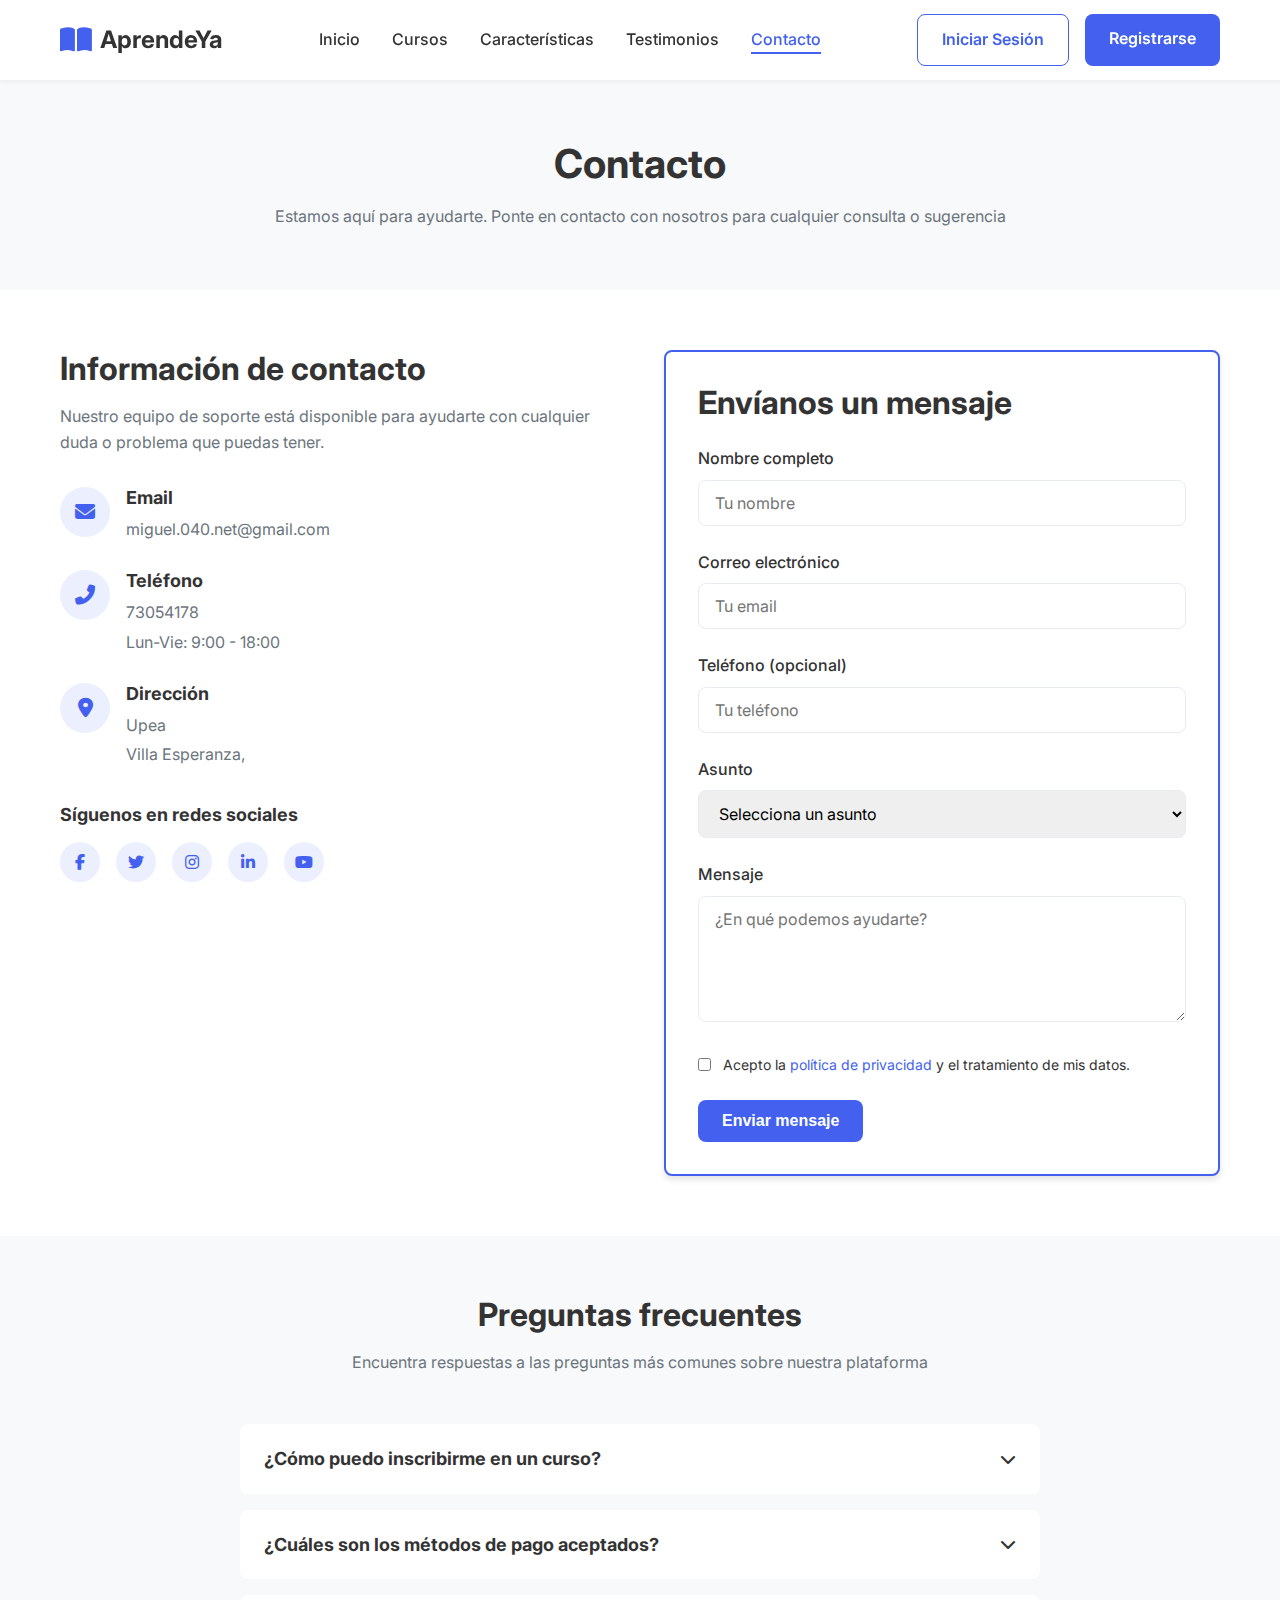
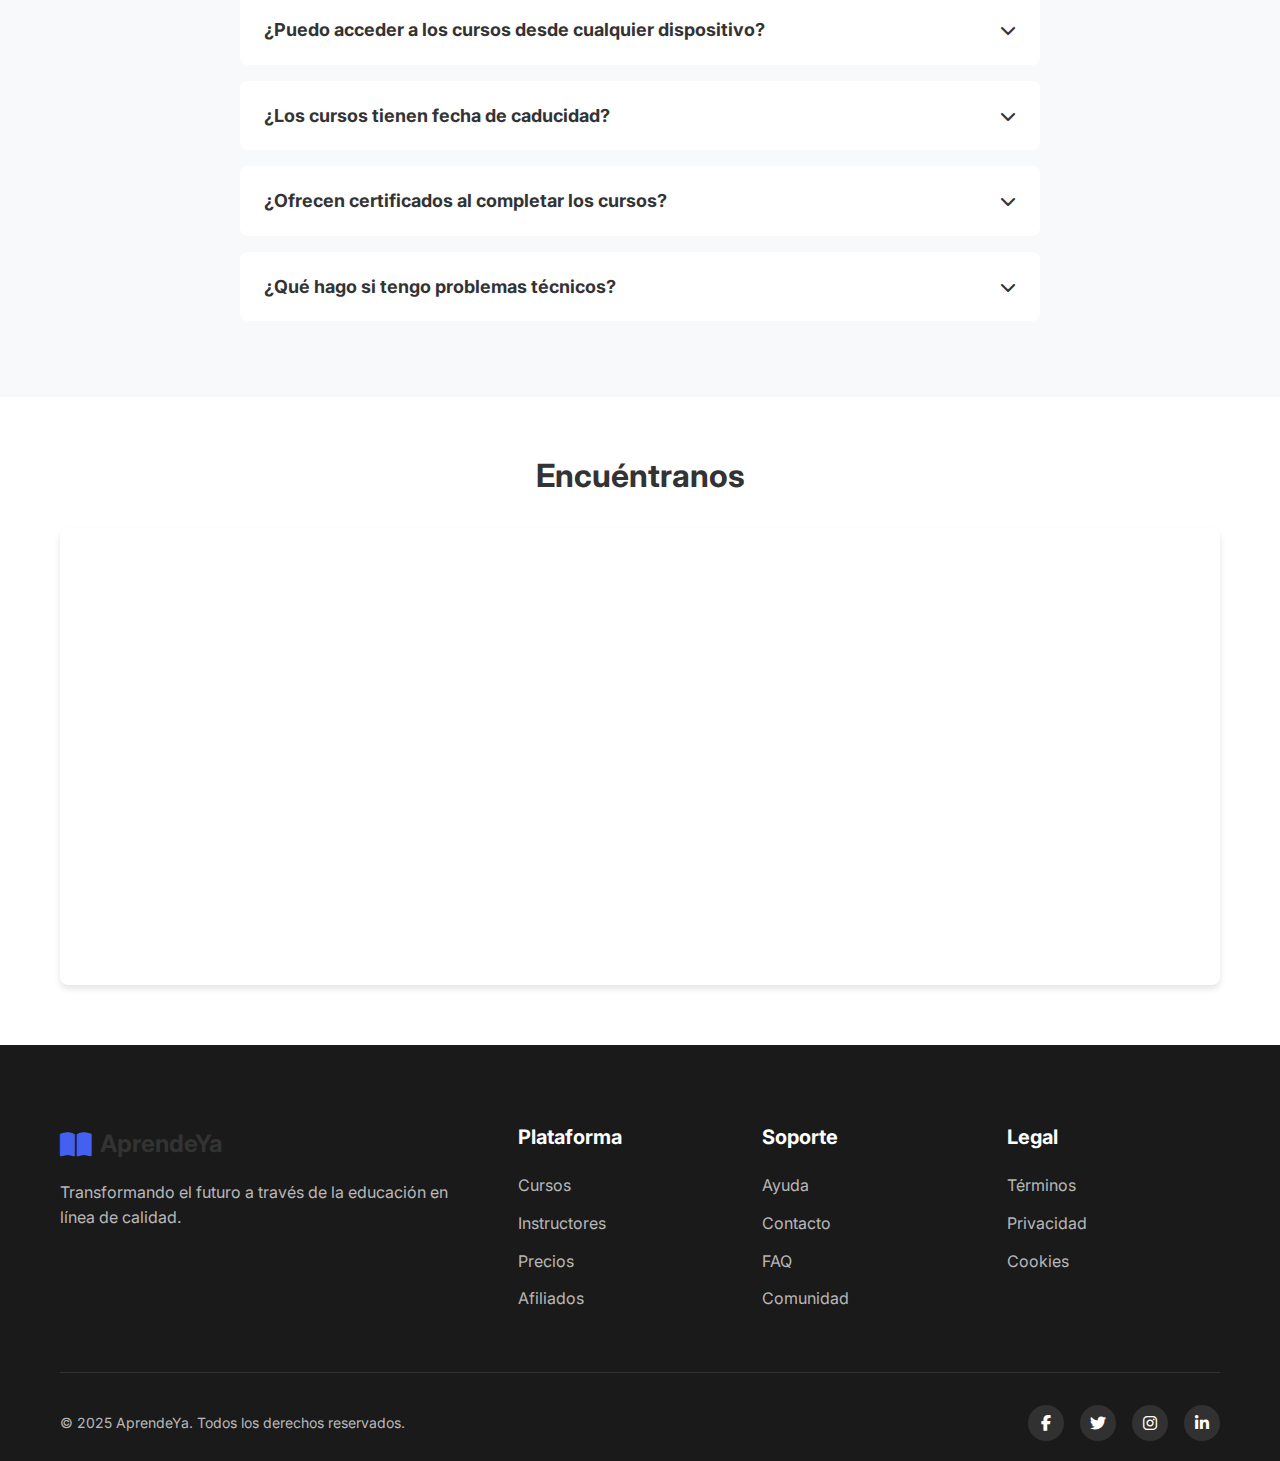
<file: contacto.html>
<!DOCTYPE html>
<html lang="es">
<head>
    <meta charset="UTF-8">
    <meta name="viewport" content="width=device-width, initial-scale=1.0">
    <title>Contacto - AprendeYa</title>
    <link rel="stylesheet" href="styles.css">
    <link rel="stylesheet" href="https://cdnjs.cloudflare.com/ajax/libs/font-awesome/6.4.0/css/all.min.css">
    <link href="https://fonts.googleapis.com/css2?family=Inter:wght@300;400;500;600;700&display=swap" rel="stylesheet">
</head>
<body>
    <header>
        <div class="container">
            <div class="logo">
                <i class="fas fa-book-open"></i>
                <span>AprendeYa</span>
            </div>
            <nav>
                <ul>
                    <li><a href="index.html">Inicio</a></li>
                    <li><a href="cursos.html">Cursos</a></li>
                    <li><a href="caracteristicas.html">Características</a></li>
                    <li><a href="testimonios.html">Testimonios</a></li>
                    <li><a href="contacto.html" class="active">Contacto</a></li>
                </ul>
            </nav>
            <div class="auth-buttons">
                <a href="#" class="btn btn-outline">Iniciar Sesión</a>
                <a href="#" class="btn btn-primary">Registrarse</a>
            </div>
            <div class="mobile-menu-btn">
                <i class="fas fa-bars"></i>
            </div>
        </div>
    </header>

    <main>
        <!-- Page Header -->
        <section class="page-header">
            <div class="container">
                <h1>Contacto</h1>
                <p>Estamos aquí para ayudarte. Ponte en contacto con nosotros para cualquier consulta o sugerencia</p>
            </div>
        </section>

        <!-- Contact Section -->
        <section class="contact-section">
            <div class="container">
                <div class="contact-grid">
                    <div class="contact-info">
                        <h2>Información de contacto</h2>
                        <p>Nuestro equipo de soporte está disponible para ayudarte con cualquier duda o problema que puedas tener.</p>
                        <div class="contact-methods">
                            <div class="contact-method">
                                <div class="method-icon">
                                    <i class="fas fa-envelope"></i>
                                </div>
                                <div class="method-details">
                                    <h3>Email</h3>
                                    <p>miguel.040.net@gmail.com</p>
                                    
                                </div>
                            </div>
                            <div class="contact-method">
                                <div class="method-icon">
                                    <i class="fas fa-phone-alt"></i>
                                </div>
                                <div class="method-details">
                                    <h3>Teléfono</h3>
                                    <p>73054178</p>
                                    <p>Lun-Vie: 9:00 - 18:00</p>
                                </div>
                            </div>
                            <div class="contact-method">
                                <div class="method-icon">
                                    <i class="fas fa-map-marker-alt"></i>
                                </div>
                                <div class="method-details">
                                    <h3>Dirección</h3>
                                    <p>Upea</p>
                                    <p>Villa Esperanza,</p>
                                </div>
                            </div>
                        </div>
                        <div class="social-contact">
                            <h3>Síguenos en redes sociales</h3>
                            <div class="social-icons">
                                <a href="#" class="social-icon"><i class="fab fa-facebook-f"></i></a>
                                <a href="#" class="social-icon"><i class="fab fa-twitter"></i></a>
                                <a href="#" class="social-icon"><i class="fab fa-instagram"></i></a>
                                <a href="#" class="social-icon"><i class="fab fa-linkedin-in"></i></a>
                                <a href="#" class="social-icon"><i class="fab fa-youtube"></i></a>
                            </div>
                        </div>
                    </div>
                    <div class="contact-form-container">
                        <h2>Envíanos un mensaje</h2>
                        <form class="contact-form">
                            <div class="form-group">
                                <label for="name">Nombre completo</label>
                                <input type="text" id="name" name="name" placeholder="Tu nombre" class="form-item" required>
                            </div>
                            <div class="form-group">
                                <label for="email">Correo electrónico</label>
                                <input type="email" id="email" name="email" placeholder="Tu email"  class="form-item"required>
                            </div>
                            <div class="form-group">
                                <label for="phone">Teléfono (opcional)</label>
                                <input type="tel" id="phone" name="phone" placeholder="Tu teléfono" class="form-item">
                            </div>
                            <div class="form-group">
                                <label for="subject">Asunto</label>
                                <select id="subject" name="subject" required>
                                    <option value="" disabled selected>Selecciona un asunto</option>
                                    <option value="general">Consulta general</option>
                                    <option value="support">Soporte técnico</option>
                                    <option value="billing">Facturación</option>
                                    <option value="partnership">Colaboraciones</option>
                                    <option value="other">Otro</option>
                                </select>
                            </div>
                            <div class="form-group">
                                <label for="message">Mensaje</label>
                                <textarea id="message" class="form-item" name="message" rows="5" placeholder="¿En qué podemos ayudarte?" required ></textarea>
                            </div>
                            <div class="form-group checkbox-group">
                                <input type="checkbox" id="privacy" class="form-item" name="privacy" required>
                                <label for="privacy">Acepto la <a href="#">política de privacidad</a> y el tratamiento de mis datos.</label>
                            </div>
                            <button type="submit" class="btn btn-primary">Enviar mensaje</button>
                        </form>
                    </div>
                </div>
            </div>
        </section>

        <!-- FAQ Section -->
        <section class="faq-section">
            <div class="container">
                <div class="section-header">
                    <h2>Preguntas frecuentes</h2>
                    <p>Encuentra respuestas a las preguntas más comunes sobre nuestra plataforma</p>
                </div>
                <div class="faq-grid">
                    <div class="faq-item">
                        <div class="faq-question">
                            <h3>¿Cómo puedo inscribirme en un curso?</h3>
                            <i class="fas fa-chevron-down"></i>
                        </div>
                        <div class="faq-answer">
                            <p>Para inscribirte en un curso, primero debes crear una cuenta en nuestra plataforma. Una vez registrado, puedes navegar por nuestro catálogo de cursos y seleccionar el que te interese. Haz clic en "Inscribirse" y sigue las instrucciones para completar el proceso de pago.</p>
                        </div>
                    </div>
                    <div class="faq-item">
                        <div class="faq-question">
                            <h3>¿Cuáles son los métodos de pago aceptados?</h3>
                            <i class="fas fa-chevron-down"></i>
                        </div>
                        <div class="faq-answer">
                            <p>Aceptamos pagos con tarjetas de crédito/débito (Visa, MasterCard, American Express), PayPal, y transferencia bancaria. También ofrecemos opciones de financiación para cursos de mayor valor.</p>
                        </div>
                    </div>
                    <div class="faq-item">
                        <div class="faq-question">
                            <h3>¿Puedo acceder a los cursos desde cualquier dispositivo?</h3>
                            <i class="fas fa-chevron-down"></i>
                        </div>
                        <div class="faq-answer">
                            <p>Sí, nuestra plataforma es compatible con ordenadores, tablets y smartphones. También contamos con una aplicación móvil disponible para iOS y Android que te permite descargar las lecciones para verlas sin conexión.</p>
                        </div>
                    </div>
                    <div class="faq-item">
                        <div class="faq-question">
                            <h3>¿Los cursos tienen fecha de caducidad?</h3>
                            <i class="fas fa-chevron-down"></i>
                        </div>
                        <div class="faq-answer">
                            <p>No, una vez que te inscribes en un curso, tienes acceso de por vida al contenido, incluyendo todas las actualizaciones futuras que se realicen.</p>
                        </div>
                    </div>
                    <div class="faq-item">
                        <div class="faq-question">
                            <h3>¿Ofrecen certificados al completar los cursos?</h3>
                            <i class="fas fa-chevron-down"></i>
                        </div>
                        <div class="faq-answer">
                            <p>Sí, al completar un curso recibirás un certificado digital verificable que puedes compartir en tu CV o en plataformas como LinkedIn para demostrar tus nuevas habilidades.</p>
                        </div>
                    </div>
                    <div class="faq-item">
                        <div class="faq-question">
                            <h3>¿Qué hago si tengo problemas técnicos?</h3>
                            <i class="fas fa-chevron-down"></i>
                        </div>
                        <div class="faq-answer">
                            <p>Nuestro equipo de soporte técnico está disponible 24/7. Puedes contactarnos a través del formulario de contacto, por email a soporte@aprendeya.com o por teléfono al +34 912 345 678.</p>
                        </div>
                    </div>
                </div>
            </div>
        </section>

        <!-- Map Section -->
        <section class="map-section">
            <div class="container">
                <h2>Encuéntranos</h2>
                <div class="map-container">
                    
                    <iframe src="https://www.google.com/maps/embed?pb=!1m18!1m12!1m3!1d122427.73577920759!2d-68.20847243153958!3d-16.48228384925553!2m3!1f0!2f0!3f0!3m2!1i1024!2i768!4f13.1!3m3!1m2!1s0x915ede3378ea9d6d%3A0x26cac4a2caefcb29!2sUniversidad%20P%C3%BAblica%20de%20El%20Alto!5e0!3m2!1ses!2sbo!4v1742946165094!5m2!1ses!2sbo" width="100%" height="450" style="border:0;" allowfullscreen="" loading="lazy"></iframe>
                </div>
            </div>
        </section>
    </main>

    <footer>
        <div class="container">
            <div class="footer-grid">
                <div class="footer-about">
                    <div class="logo">
                        <i class="fas fa-book-open"></i>
                        <span>AprendeYa</span>
                    </div>
                    <p>Transformando el futuro a través de la educación en línea de calidad.</p>
                </div>
                <div class="footer-links">
                    <h3>Plataforma</h3>
                    <ul>
                        <li><a href="cursos.html">Cursos</a></li>
                        <li><a href="#">Instructores</a></li>
                        <li><a href="#">Precios</a></li>
                        <li><a href="#">Afiliados</a></li>
                    </ul>
                </div>
                <div class="footer-links">
                    <h3>Soporte</h3>
                    <ul>
                        <li><a href="#">Ayuda</a></li>
                        <li><a href="contacto.html">Contacto</a></li>
                        <li><a href="#">FAQ</a></li>
                        <li><a href="#">Comunidad</a></li>
                    </ul>
                </div>
                <div class="footer-links">
                    <h3>Legal</h3>
                    <ul>
                        <li><a href="#">Términos</a></li>
                        <li><a href="#">Privacidad</a></li>
                        <li><a href="#">Cookies</a></li>
                    </ul>
                </div>
            </div>
            <div class="footer-bottom">
                <p>&copy; 2025 AprendeYa. Todos los derechos reservados.</p>
                <div class="social-links">
                    <a href="#"><i class="fab fa-facebook-f"></i></a>
                    <a href="#"><i class="fab fa-twitter"></i></a>
                    <a href="#"><i class="fab fa-instagram"></i></a>
                    <a href="#"><i class="fab fa-linkedin-in"></i></a>
                </div>
            </div>
        </div>
    </footer>

    <script>
        // Mobile menu toggle
        document.querySelector('.mobile-menu-btn').addEventListener('click', function() {
            document.querySelector('nav').classList.toggle('active');
        });

        // FAQ toggle
        document.querySelectorAll('.faq-question').forEach(function(question) {
            question.addEventListener('click', function() {
                this.parentElement.classList.toggle('active');
            });
        });
    </script>
</body>
</html>
</file>
<file: styles.css>
/* Base Styles */
:root {
    --primary-color: #4361ee;
    --primary-dark: #3a56d4;
    --secondary-color: #f8f9fa;
    --text-color: #333333;
    --text-light: #6c757d;
    --text-white: #ffffff;
    --border-color: #e9ecef;
    --success-color: #28a745;
    --warning-color: #ffc107;
    --danger-color: #dc3545;
    --box-shadow: 0 4px 6px rgba(0, 0, 0, 0.1);
    --border-radius: 8px;
    --transition: all 0.3s ease;
}

* {
    margin: 0;
    padding: 0;
    box-sizing: border-box;
}

body {
    font-family: 'Inter', sans-serif;
    color: var(--text-color);
    line-height: 1.6;
    background-color: #ffffff;
}

.container {
    width: 100%;
    max-width: 1200px;
    margin: 0 auto;
    padding: 0 20px;
}

a {
    text-decoration: none;
    color: var(--primary-color);
    transition: var(--transition);
}

a:hover {
    color: var(--primary-dark);
}

ul {
    list-style: none;
}

img {
    max-width: 100%;
    height: auto;
}

/* Typography */
h1, h2, h3, h4, h5, h6 {
    font-weight: 700;
    line-height: 1.2;
    margin-bottom: 1rem;
}

h1 {
    font-size: 2.5rem;
}

h2 {
    font-size: 2rem;
}

h3 {
    font-size: 1.5rem;
}

p {
    margin-bottom: 1rem;
}

/* Buttons */
.btn {
    display: inline-block;
    padding: 0.75rem 1.5rem;
    border-radius: var(--border-radius);
    font-weight: 600;
    text-align: center;
    cursor: pointer;
    transition: var(--transition);
    border: none;
    font-size: 1rem;
}

.btn-sm {
    padding: 0.5rem 1rem;
    font-size: 0.875rem;
}

.btn-primary {
    background-color: var(--primary-color);
    color: var(--text-white);
}

.btn-primary:hover {
    background-color: var(--primary-dark);
    color: var(--text-white);
}

.btn-outline {
    background-color: transparent;
    color: var(--primary-color);
    border: 1px solid var(--primary-color);
}

.btn-outline:hover {
    background-color: var(--primary-color);
    color: var(--text-white);
}

.btn-light {
    background-color: var(--text-white);
    color: var(--primary-color);
}

.btn-light:hover {
    background-color: var(--secondary-color);
}

.btn-outline-light {
    background-color: transparent;
    color: var(--text-white);
    border: 1px solid var(--text-white);
}

.btn-outline-light:hover {
    background-color: var(--text-white);
    color: var(--primary-color);
}

/* Badge */
.badge {
    display: inline-block;
    padding: 0.25rem 0.75rem;
    border-radius: 50px;
    font-size: 0.75rem;
    font-weight: 600;
    background-color: rgba(67, 97, 238, 0.1);
    color: var(--primary-color);
    margin-bottom: 1rem;
}

/* Header */
header {
    background-color: #ffffff;
    box-shadow: 0 2px 4px rgba(0, 0, 0, 0.05);
    position: sticky;
    top: 0;
    z-index: 1000;
}

header .container {
    display: flex;
    justify-content: space-between;
    align-items: center;
    height: 80px;
}

.logo {
    display: flex;
    align-items: center;
    font-size: 1.5rem;
    font-weight: 700;
    color: var(--text-color);
}

.logo i {
    color: var(--primary-color);
    margin-right: 0.5rem;
    font-size: 1.75rem;
}

nav ul {
    display: flex;
    gap: 2rem;
}

nav ul li a {
    color: var(--text-color);
    font-weight: 500;
    position: relative;
}

nav ul li a:hover, nav ul li a.active {
    color: var(--primary-color);
}

nav ul li a.active::after {
    content: '';
    position: absolute;
    bottom: -5px;
    left: 0;
    width: 100%;
    height: 2px;
    background-color: var(--primary-color);
}

.auth-buttons {
    display: flex;
    gap: 1rem;
}

.mobile-menu-btn {
    display: none;
    font-size: 1.5rem;
    cursor: pointer;
}

/* Hero Section */
.hero {
    padding: 80px 0;
    background-color: var(--secondary-color);
}

.hero-content {
    display: grid;
    grid-template-columns: 1fr 1fr;
    gap: 2rem;
    align-items: center;
}

.hero-text h1 {
    margin-bottom: 1.5rem;
}

.hero-text p {
    font-size: 1.125rem;
    color: var(--text-light);
    margin-bottom: 2rem;
}

.hero-buttons {
    display: flex;
    gap: 1rem;
}

.hero-image img {
    border-radius: var(--border-radius);
    box-shadow: var(--box-shadow);
}

/* Section Header */
.section-header {
    text-align: center;
    max-width: 800px;
    margin: 0 auto 3rem;
}

.section-header h2 {
    margin-bottom: 1rem;
}

.section-header p {
    color: var(--text-light);
}

/* Features Section */
.features {
    padding: 80px 0;
    background-color: #ffffff;
}

.features-grid {
    display: grid;
    grid-template-columns: repeat(auto-fit, minmax(300px, 1fr));
    gap: 2rem;
}

.feature-card {
    background-color: #ffffff;
    border-radius: var(--border-radius);
    padding: 2rem;
    box-shadow: var(--box-shadow);
    transition: var(--transition);
}

.feature-card:hover {
    transform: translateY(-5px);
}

.feature-icon {
    width: 60px;
    height: 60px;
    background-color: rgba(67, 97, 238, 0.1);
    border-radius: 50%;
    display: flex;
    align-items: center;
    justify-content: center;
    margin-bottom: 1.5rem;
}

.feature-icon i {
    font-size: 1.5rem;
    color: var(--primary-color);
}

.feature-card h3 {
    margin-bottom: 1rem;
}

.feature-card p {
    color: var(--text-light);
}

/* Courses Section */
.courses {
    padding: 80px 0;
    background-color: var(--secondary-color);
}

.courses-grid {
    display: grid;
    grid-template-columns: repeat(auto-fit, minmax(300px, 1fr));
    gap: 2rem;
}

.course-card {
    background-color: #ffffff;
    border-radius: var(--border-radius);
    overflow: hidden;
    box-shadow: var(--box-shadow);
    transition: var(--transition);
}

.course-card:hover {
    transform: translateY(-5px);
}

.course-image {
    position: relative;
}

.course-image img {
    width: 100%;
    height: 200px;
    object-fit: cover;
}

.course-badge {
    position: absolute;
    top: 10px;
    right: 10px;
    padding: 0.25rem 0.75rem;
    border-radius: 50px;
    font-size: 0.75rem;
    font-weight: 600;
    background-color: var(--primary-color);
    color: var(--text-white);
}

.course-badge.bestseller {
    background-color: var(--warning-color);
    color: var(--text-color);
}

.course-badge.new {
    background-color: var(--success-color);
}

.course-content {
    padding: 1.5rem;
}

.course-meta {
    display: flex;
    justify-content: space-between;
    margin-bottom: 0.5rem;
}

.course-category {
    font-size: 0.875rem;
    color: var(--primary-color);
    font-weight: 600;
}

.course-duration {
    font-size: 0.875rem;
    color: var(--text-light);
}

.course-card h3 {
    margin-bottom: 0.5rem;
    font-size: 1.25rem;
}

.course-card p {
    color: var(--text-light);
    margin-bottom: 1.5rem;
    font-size: 0.875rem;
}

.course-footer {
    display: flex;
    justify-content: space-between;
    align-items: center;
}

.course-price {
    font-weight: 700;
    font-size: 1.25rem;
    color: var(--text-color);
}

.courses-cta {
    text-align: center;
    margin-top: 3rem;
}

/* Testimonials Section */
.testimonials {
    padding: 80px 0;
    background-color: #ffffff;
}

.testimonials-grid {
    display: grid;
    grid-template-columns: repeat(auto-fit, minmax(300px, 1fr));
    gap: 2rem;
}

.testimonial-card {
    background-color: #ffffff;
    border-radius: var(--border-radius);
    padding: 2rem;
    box-shadow: var(--box-shadow);
    text-align: center;
    transition: var(--transition);
}

.testimonial-card:hover {
    transform: translateY(-5px);
}

.testimonial-avatar {
    width: 80px;
    height: 80px;
    border-radius: 50%;
    overflow: hidden;
    margin: 0 auto 1rem;
}

.testimonial-avatar img {
    width: 100%;
    height: 100%;
    object-fit: cover;
}

.testimonial-card h3 {
    margin-bottom: 0.25rem;
}

.testimonial-role {
    display: block;
    color: var(--text-light);
    margin-bottom: 1rem;
    font-size: 0.875rem;
}

.testimonial-card p {
    color: var(--text-light);
    font-style: italic;
}

/* CTA Section */
.cta {
    padding: 80px 0;
    background-color: var(--primary-color);
    color: var(--text-white);
}

.cta-content {
    text-align: center;
    max-width: 800px;
    margin: 0 auto;
}

.cta-content h2 {
    margin-bottom: 1rem;
}

.cta-content p {
    margin-bottom: 2rem;
    opacity: 0.9;
}

.cta-buttons {
    display: flex;
    justify-content: center;
    gap: 1rem;
}

/* Footer */
footer {
    background-color: #1a1a1a;
    color: #ffffff;
    padding: 80px 0 20px;
}

.footer-grid {
    display: grid;
    grid-template-columns: 2fr 1fr 1fr 1fr;
    gap: 2rem;
    margin-bottom: 3rem;
}

.footer-about p {
    color: rgba(255, 255, 255, 0.7);
    margin-top: 1rem;
}

.footer-links h3 {
    font-size: 1.25rem;
    margin-bottom: 1.5rem;
}

.footer-links ul li {
    margin-bottom: 0.75rem;
}

.footer-links ul li a {
    color: rgba(255, 255, 255, 0.7);
}

.footer-links ul li a:hover {
    color: #ffffff;
}

.footer-bottom {
    display: flex;
    justify-content: space-between;
    align-items: center;
    padding-top: 2rem;
    border-top: 1px solid rgba(255, 255, 255, 0.1);
}

.footer-bottom p {
    color: rgba(255, 255, 255, 0.7);
    font-size: 0.875rem;
    margin-bottom: 0;
}

.social-links {
    display: flex;
    gap: 1rem;
}

.social-links a {
    width: 36px;
    height: 36px;
    border-radius: 50%;
    background-color: rgba(255, 255, 255, 0.1);
    display: flex;
    align-items: center;
    justify-content: center;
    color: #ffffff;
    transition: var(--transition);
}

.social-links a:hover {
    background-color: var(--primary-color);
}

/* Page Header */
.page-header {
    background-color: var(--secondary-color);
    padding: 60px 0;
    text-align: center;
}

.page-header h1 {
    margin-bottom: 1rem;
}

.page-header p {
    max-width: 800px;
    margin: 0 auto;
    color: var(--text-light);
}

/* Categories Section */
.categories {
    padding: 60px 0;
}

.categories-grid {
    display: grid;
    grid-template-columns: repeat(auto-fit, minmax(200px, 1fr));
    gap: 1.5rem;
}

.category-card {
    background-color: #ffffff;
    border-radius: var(--border-radius);
    padding: 1.5rem;
    box-shadow: var(--box-shadow);
    text-align: center;
    transition: var(--transition);
    color: var(--text-color);
    cursor: pointer;
    border: 1px var(--primary-color) solid;
}

.category-card:hover {
    transform: translateY(-5px);
    background-color: var(--primary-color);
    color: var(--text-white);
}

.category-icon {
    width: 60px;
    height: 60px;
    background-color: rgba(67, 97, 238, 0.1);
    border-radius: 50%;
    display: flex;
    align-items: center;
    justify-content: center;
    margin: 0 auto 1rem;
    transition: var(--transition);
}

.category-card:hover .category-icon {
    background-color: rgba(255, 255, 255, 0.2);
}

.category-icon i {
    font-size: 1.5rem;
    color: var(--primary-color);
    transition: var(--transition);
}

.category-card:hover .category-icon i {
    color: var(--text-white);
}

.category-card h3 {
    margin-bottom: 0.5rem;
}

.category-card p {
    color: var(--text-light);
    transition: var(--transition);
}

.category-card:hover p {
    color: rgba(255, 255, 255, 0.8);
}

/* All Courses Section */
.all-courses {
    padding: 60px 0;
    background-color: #ffffff;
}

.courses-header {
    display: flex;
    justify-content: space-between;
    align-items: center;
    margin-bottom: 2rem;
}

.courses-filter select {
    padding: 0.5rem 1rem;
    border-radius: var(--border-radius);
    border: 1px solid var(--border-color);
    font-size: 0.875rem;
    color: var(--text-color);
    background-color: #ffffff;
}

.pagination {
    display: flex;
    justify-content: center;
    gap: 0.5rem;
    margin-top: 3rem;
}

.pagination a {
    display: flex;
    align-items: center;
    justify-content: center;
    width: 40px;
    height: 40px;
    border-radius: var(--border-radius);
    background-color: #ffffff;
    color: var(--text-color);
    font-weight: 500;
    box-shadow: var(--box-shadow);
    transition: var(--transition);
}

.pagination a.next {
    width: auto;
    padding: 0 1rem;
}

.pagination a.next i {
    margin-left: 0.5rem;
}

.pagination a.active, .pagination a:hover {
    background-color: var(--primary-color);
    color: var(--text-white);
}

/* Newsletter Section */
.newsletter {
    padding: 60px 0;
    background-color: var(--secondary-color);
}

.newsletter-content {
    text-align: center;
    max-width: 600px;
    margin: 0 auto;
}

.newsletter-content h2 {
    margin-bottom: 1rem;
}

.newsletter-content p {
    margin-bottom: 2rem;
    color: var(--text-light);
}

.newsletter-form {
    display: flex;
    gap: 1rem;
}

.newsletter-form input {
    flex: 1;
    padding: 0.75rem 1rem;
    border-radius: var(--border-radius);
    border: 1px solid var(--border-color);
    font-size: 1rem;
}

/* Main Features Section */
.main-features {
    padding: 60px 0;
}

.feature-row {
    display: grid;
    grid-template-columns: 1fr 1fr;
    gap: 3rem;
    align-items: center;
    margin-bottom: 5rem;
}

.feature-row:last-child {
    margin-bottom: 0;
}

.feature-row.reverse {
    direction: rtl;
}

.feature-row.reverse .feature-content {
    direction: ltr;
}

.feature-content h2 {
    margin-bottom: 1.5rem;
}

.feature-content p {
    color: var(--text-light);
    margin-bottom: 1.5rem;
}

.feature-list {
    display: grid;
    gap: 1rem;
}

.feature-list li {
    display: flex;
    align-items: center;
}

.feature-list li i {
    color: var(--success-color);
    margin-right: 0.75rem;
}

.feature-image img {
    border-radius: var(--border-radius);
    box-shadow: var(--box-shadow);
}

/* Additional Features Section */
.additional-features {
    padding: 60px 0;
    background-color: var(--secondary-color);
}

/* Featured Testimonials */
.featured-testimonials {
    padding: 60px 0;
}

.testimonial-featured {
    display: grid;
    grid-template-columns: 1fr 1fr;
    gap: 3rem;
    align-items: center;
}

.testimonial-quote {
    background-color: #ffffff;
    border-radius: var(--border-radius);
    padding: 2rem;
    box-shadow: var(--box-shadow);
    position: relative;
    margin-bottom: 2rem;
}

.testimonial-quote i.fa-quote-left {
    position: absolute;
    top: -15px;
    left: 20px;
    font-size: 2rem;
    color: var(--primary-color);
    opacity: 0.2;
}

.testimonial-quote i.fa-quote-right {
    position: absolute;
    bottom: -15px;
    right: 20px;
    font-size: 2rem;
    color: var(--primary-color);
    opacity: 0.2;
}

.testimonial-author {
    display: flex;
    align-items: center;
    gap: 1rem;
}

.testimonial-author img {
    width: 80px;
    height: 80px;
    border-radius: 50%;
    object-fit: cover;
}

.author-info h3 {
    margin-bottom: 0.25rem;
}

.author-info span {
    display: block;
    color: var(--text-light);
    margin-bottom: 0.5rem;
}

.rating {
    color: var(--warning-color);
}

.testimonial-video {
    position: relative;
    border-radius: var(--border-radius);
    overflow: hidden;
    box-shadow: var(--box-shadow);
}

.play-button {
    position: absolute;
    top: 50%;
    left: 50%;
    transform: translate(-50%, -50%);
    width: 80px;
    height: 80px;
    background-color: rgba(67, 97, 238, 0.8);
    border-radius: 50%;
    display: flex;
    align-items: center;
    justify-content: center;
    cursor: pointer;
    transition: var(--transition);
}

.play-button:hover {
    background-color: var(--primary-color);
}

.play-button i {
    color: var(--text-white);
    font-size: 1.5rem;
}

/* Success Stories */
.success-stories {
    padding: 60px 0;
    background-color: var(--secondary-color);
}

.stories-grid {
    display: grid;
    grid-template-columns: repeat(auto-fit, minmax(300px, 1fr));
    gap: 2rem;
}

.story-card {
    background-color: #ffffff;
    border-radius: var(--border-radius);
    overflow: hidden;
    box-shadow: var(--box-shadow);
}

.story-image img {
    width: 100%;
    height: 200px;
    object-fit: cover;
}

.story-content {
    padding: 1.5rem;
}

.story-content h3 {
    margin-bottom: 0.5rem;
}

.story-author {
    color: var(--primary-color);
    font-weight: 600;
    margin-bottom: 1rem;
    font-size: 0.875rem;
}

.story-excerpt {
    color: var(--text-light);
    margin-bottom: 1.5rem;
}

/* Contact Section */
.contact-section {
    padding: 60px 0;
}

.contact-grid {
    display: grid;
    grid-template-columns: 1fr 1fr;
    gap: 3rem;
}

.contact-info h2 {
    margin-bottom: 1rem;
}

.contact-info > p {
    color: var(--text-light);
    margin-bottom: 2rem;
}

.contact-methods {
    display: grid;
    gap: 1.5rem;
    margin-bottom: 2rem;
}

.contact-method {
    display: flex;
    gap: 1rem;
}

.method-icon {
    width: 50px;
    height: 50px;
    background-color: rgba(67, 97, 238, 0.1);
    border-radius: 50%;
    display: flex;
    align-items: center;
    justify-content: center;
}

.method-icon i {
    color: var(--primary-color);
    font-size: 1.25rem;
}

.method-details h3 {
    margin-bottom: 0.5rem;
    font-size: 1.125rem;
}

.method-details p {
    color: var(--text-light);
    margin-bottom: 0.25rem;
}

.social-contact h3 {
    margin-bottom: 1rem;
    font-size: 1.125rem;
}

.social-icons {
    display: flex;
    gap: 1rem;
}

.social-icon {
    width: 40px;
    height: 40px;
    border-radius: 50%;
    background-color: rgba(67, 97, 238, 0.1);
    display: flex;
    align-items: center;
    justify-content: center;
    color: var(--primary-color);
    transition: var(--transition);
}

.social-icon:hover {
    background-color: var(--primary-color);
    color: var(--text-white);
}

.contact-form-container {
    background-color: #ffffff;
    border-radius: var(--border-radius);
    padding: 2rem;
    box-shadow: var(--box-shadow);
    border: 2px solid var(--primary-color);
}
form-item{
    border: 1px solid var(--primary-dark);
}

.contact-form-container h2 {
    margin-bottom: 1.5rem;
}

.form-group {
    margin-bottom: 1.5rem;
}

.form-group label {
    display: block;
    margin-bottom: 0.5rem;
    font-weight: 500;
}

.form-group input,
.form-group select,
.form-group textarea {
    width: 100%;
    padding: 0.75rem 1rem;
    border-radius: var(--border-radius);
    border: 1px solid var(--border-color);
    font-size: 1rem;
    font-family: 'Inter', sans-serif;
}

.form-group textarea {
    resize: vertical;
}

.checkbox-group {
    display: flex;
    align-items: flex-start;
    gap: 0.75rem;
}

.checkbox-group input {
    width: auto;
    margin-top: 0.25rem;
}

.checkbox-group label {
    margin-bottom: 0;
    font-weight: 400;
    font-size: 0.875rem;
}

/* FAQ Section */
.faq-section {
    padding: 60px 0;
    background-color: var(--secondary-color);
}

.faq-grid {
    max-width: 800px;
    margin: 0 auto;
}

.faq-item {
    background-color: #ffffff;
    border-radius: var(--border-radius);
    margin-bottom: 1rem;
    overflow: hidden;
}

.faq-question {
    padding: 1.5rem;
    display: flex;
    justify-content: space-between;
    align-items: center;
    cursor: pointer;
}

.faq-question h3 {
    margin-bottom: 0;
    font-size: 1.125rem;
}

.faq-question i {
    transition: var(--transition);
}

.faq-answer {
    padding: 0 1.5rem;
    max-height: 0;
    overflow: hidden;
    transition: var(--transition);
}

.faq-item.active .faq-answer {
    padding: 0 1.5rem 1.5rem;
    max-height: 500px;
}

.faq-item.active .faq-question i {
    transform: rotate(180deg);
}

/* Map Section */
.map-section {
    padding: 60px 0;
}

.map-section h2 {
    text-align: center;
    margin-bottom: 2rem;
}

.map-container {
    border-radius: var(--border-radius);
    overflow: hidden;
    box-shadow: var(--box-shadow);
}

/* Responsive Styles */
@media (max-width: 992px) {
    .footer-grid {
        grid-template-columns: 1fr 1fr;
    }
    
    .feature-row {
        grid-template-columns: 1fr;
        gap: 2rem;
    }
    
    .testimonial-featured {
        grid-template-columns: 1fr;
    }
    
    .contact-grid {
        grid-template-columns: 1fr;
    }
}

@media (max-width: 768px) {
    h1 {
        font-size: 2rem;
    }
    
    h2 {
        font-size: 1.75rem;
    }
    
    .hero-content {
        grid-template-columns: 1fr;
        text-align: center;
    }
    
    .hero-buttons {
        justify-content: center;
    }
    
    nav {
        position: fixed;
        top: 80px;
        left: -100%;
        width: 100%;
        height: calc(100vh - 80px);
        background-color: #ffffff;
        transition: var(--transition);
        padding: 2rem;
    }
    
    nav.active {
        left: 0;
    }
    
    nav ul {
        flex-direction: column;
        gap: 1.5rem;
    }
    
    .mobile-menu-btn {
        display: block;
    }
    
    .auth-buttons {
        display: none;
    }
    
    .footer-grid {
        grid-template-columns: 1fr;
        gap: 3rem;
    }
    
    .footer-bottom {
        flex-direction: column;
        gap: 1rem;
    }
    
    .newsletter-form {
        flex-direction: column;
    }
}

@media (max-width: 576px) {
    .hero {
        padding: 60px 0;
    }
    
    .features, .courses, .testimonials, .cta {
        padding: 60px 0;
    }
    
    .hero-buttons, .cta-buttons {
        flex-direction: column;
    }
}
</file>
